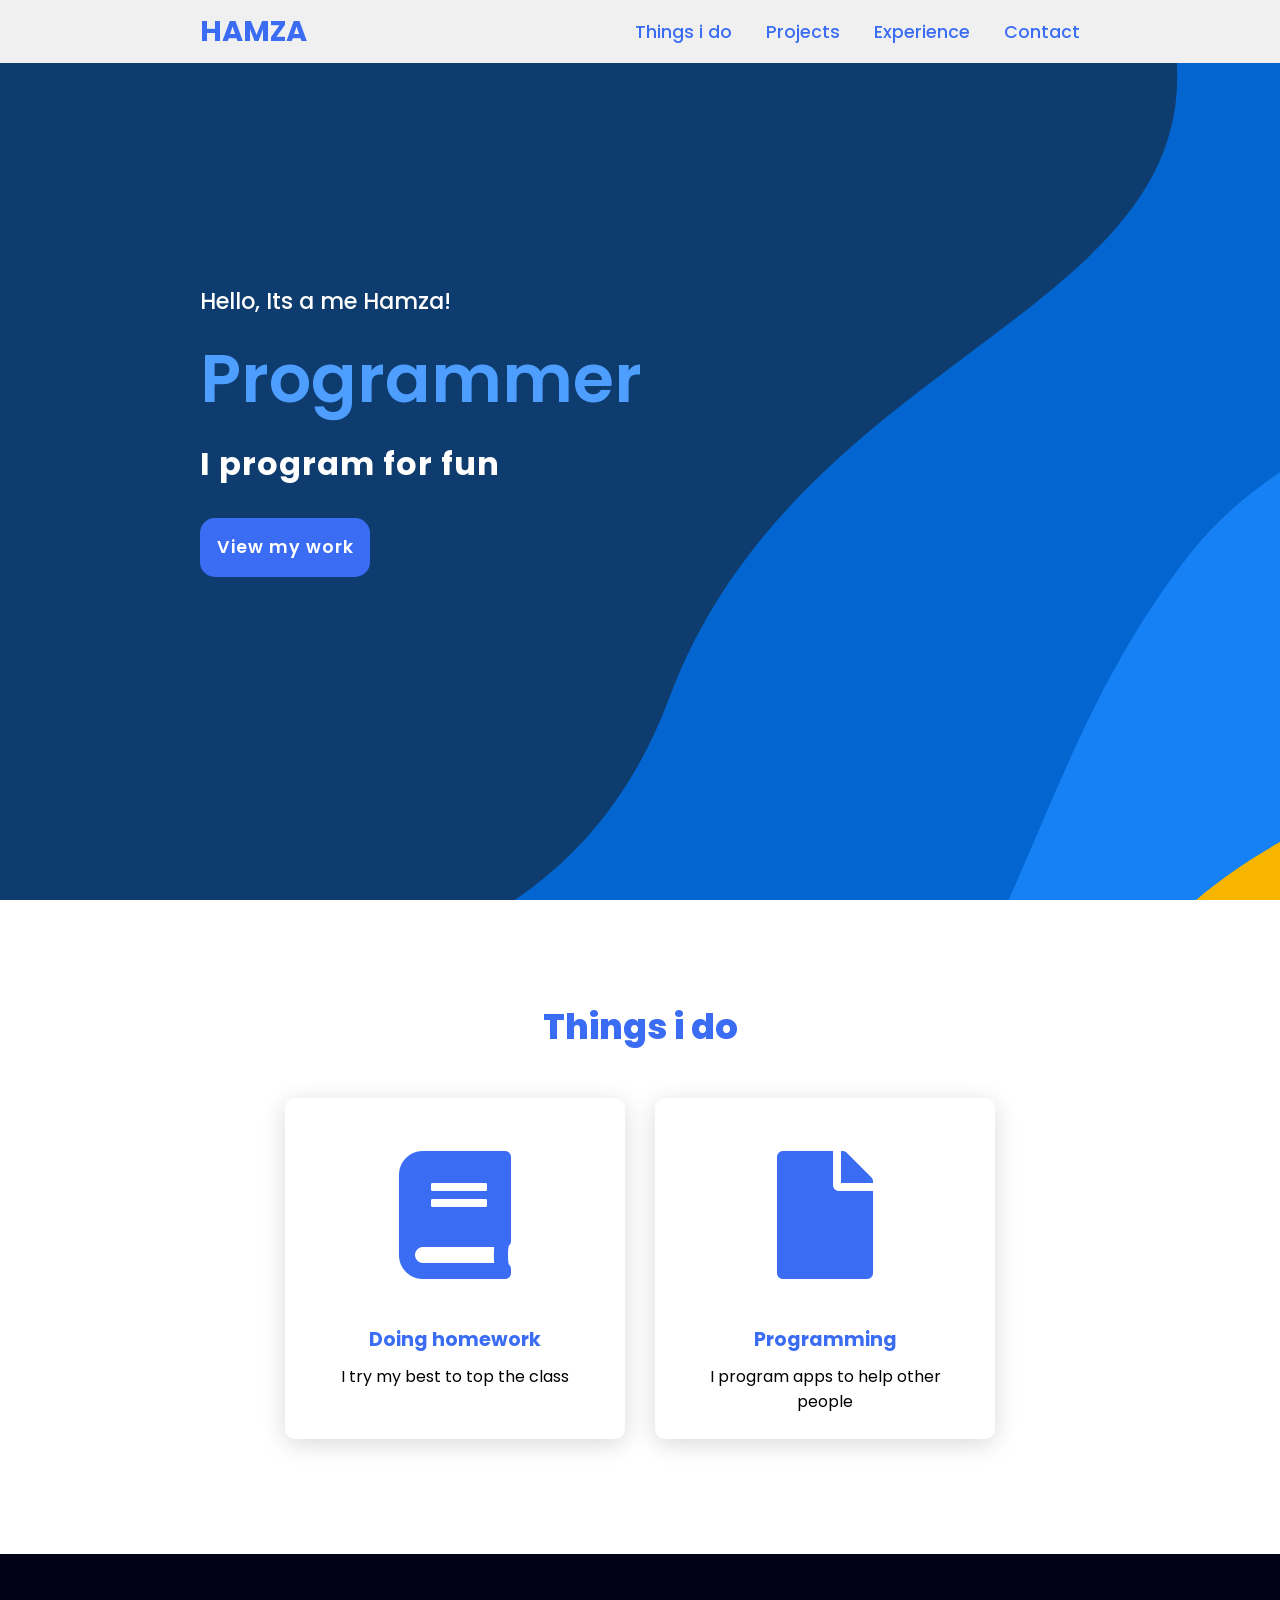
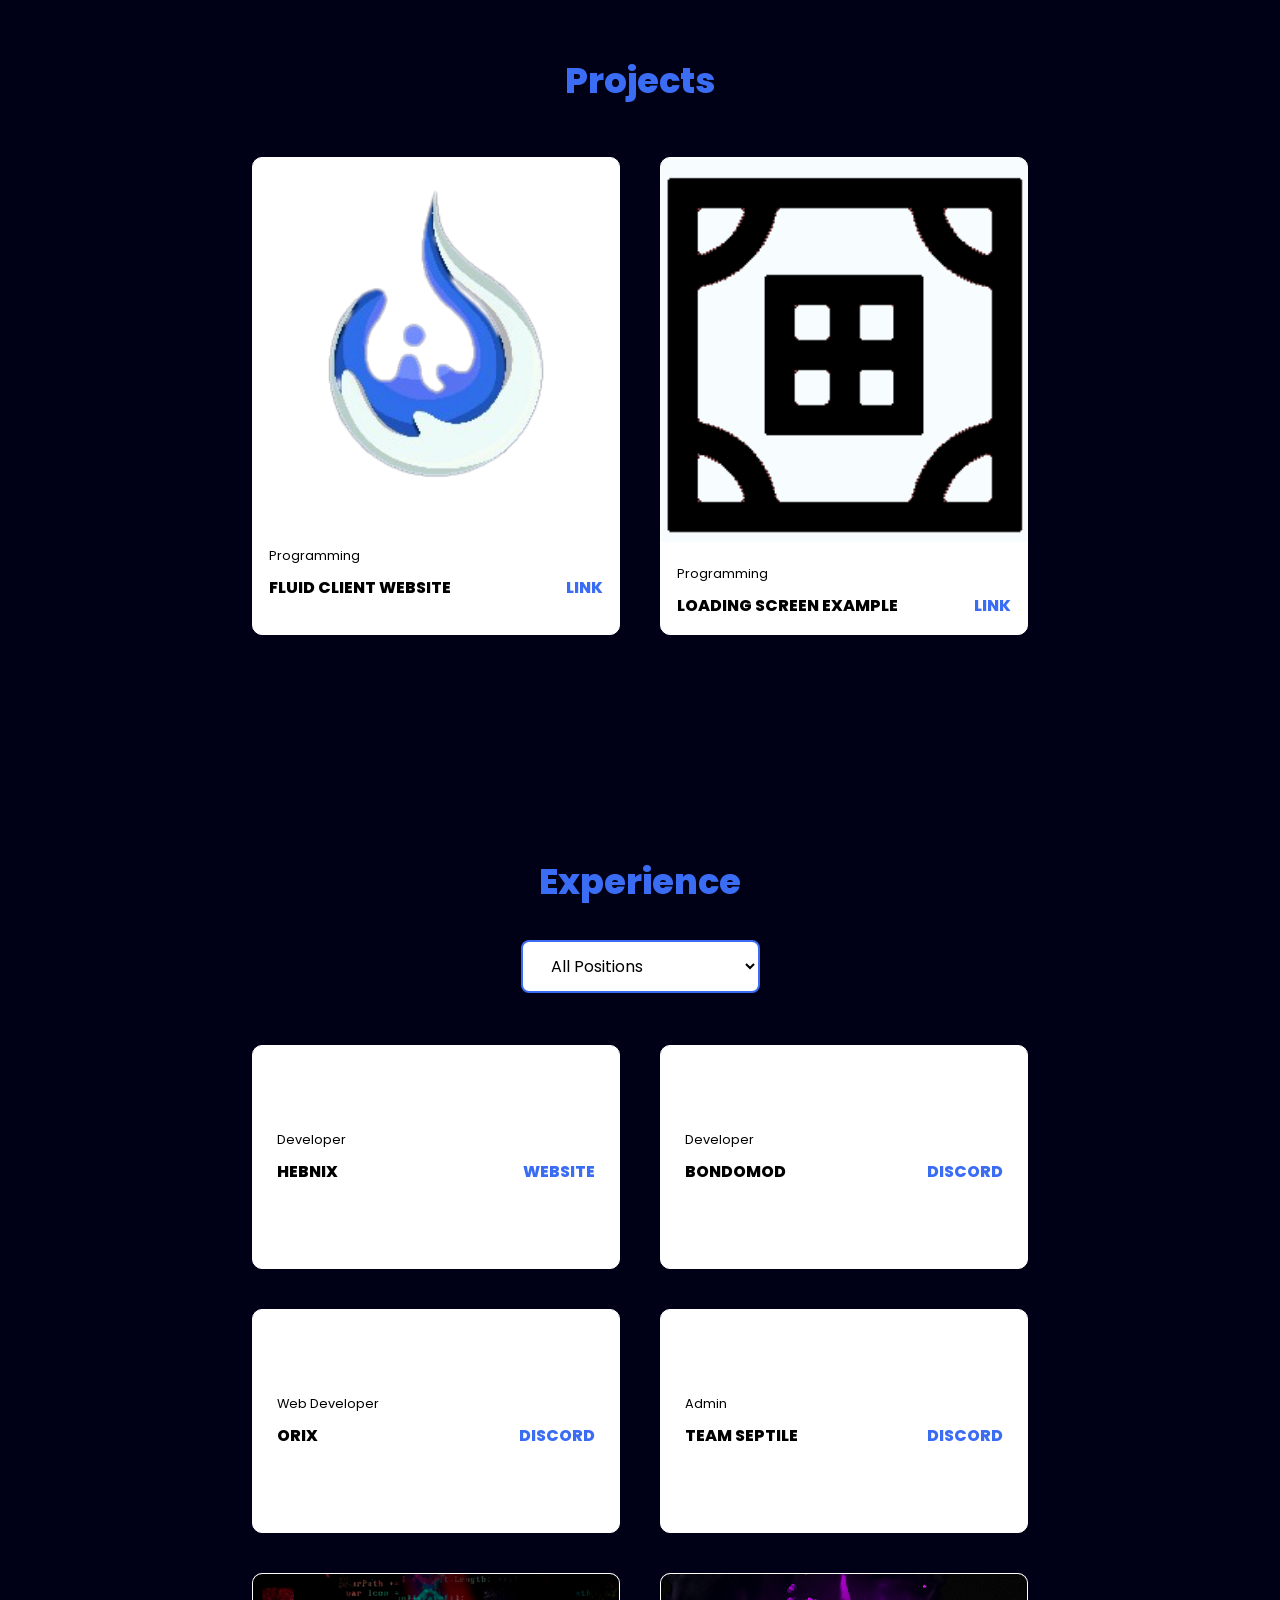
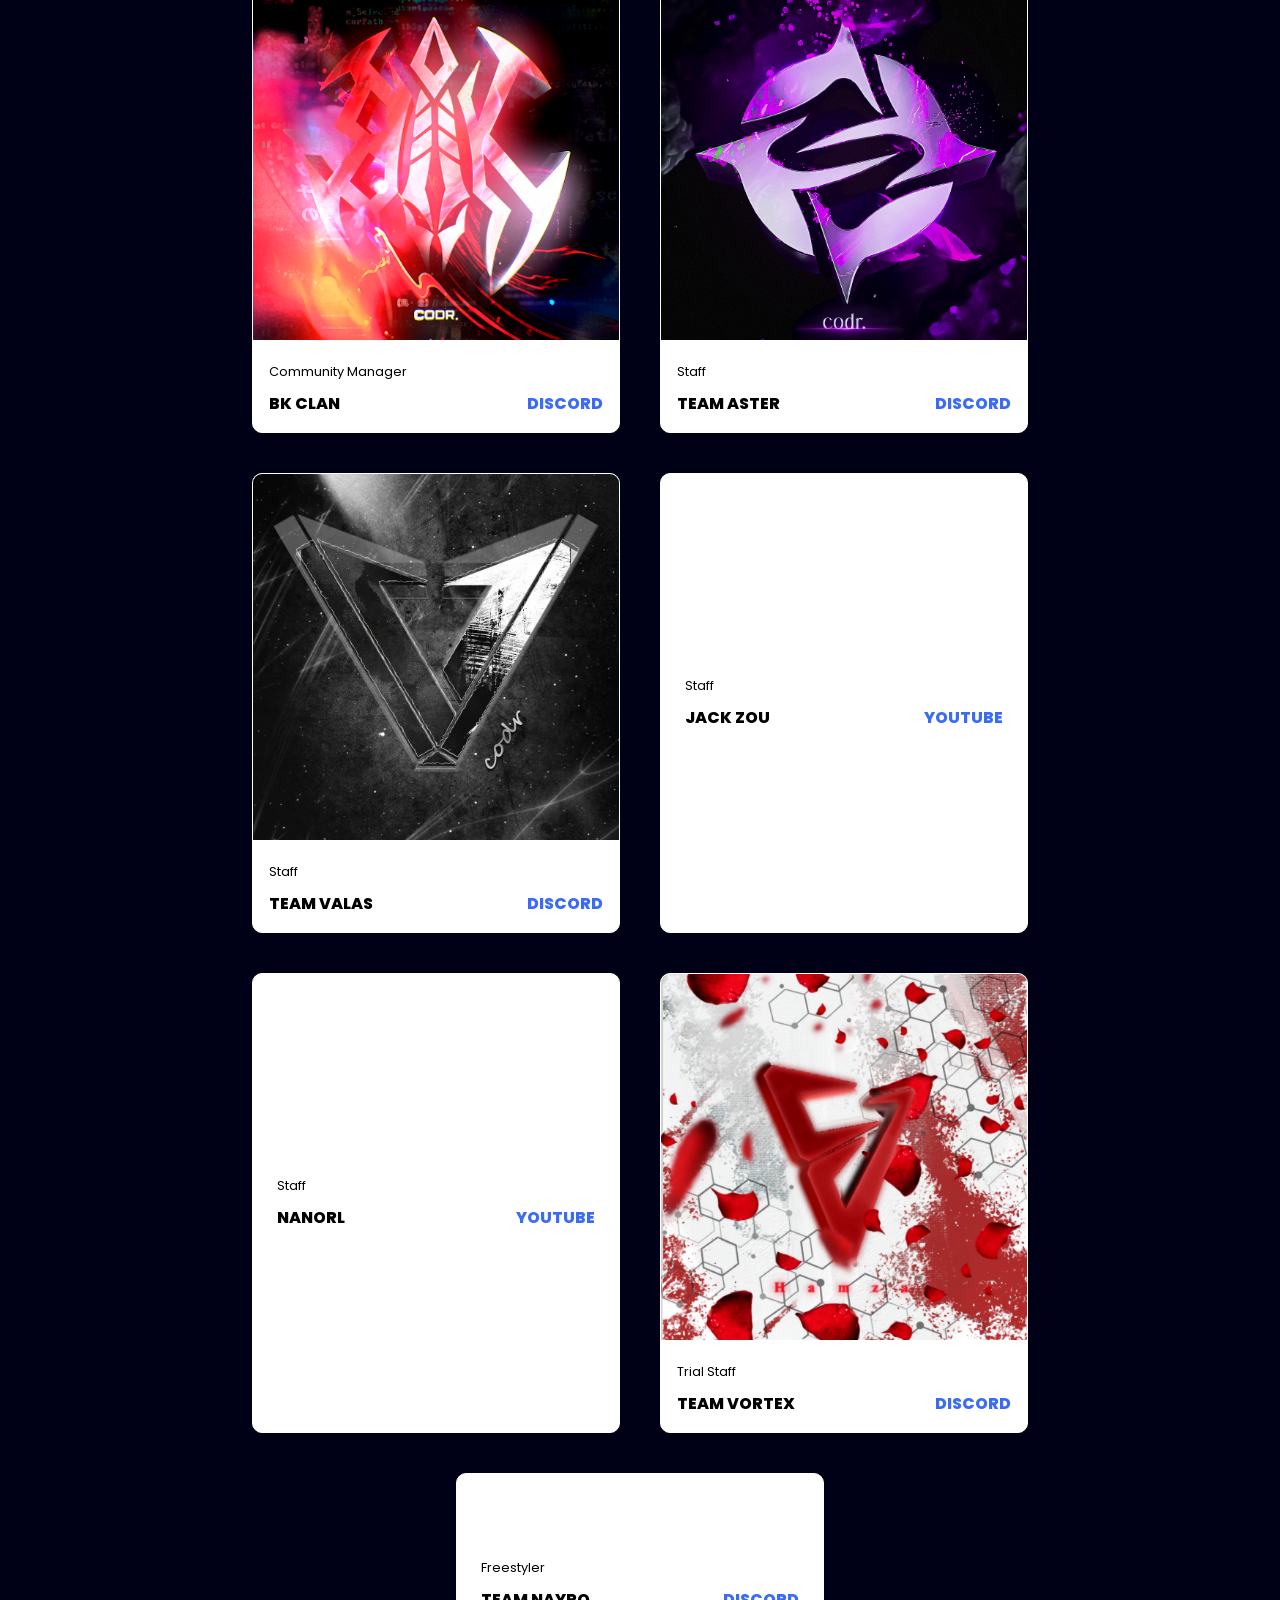
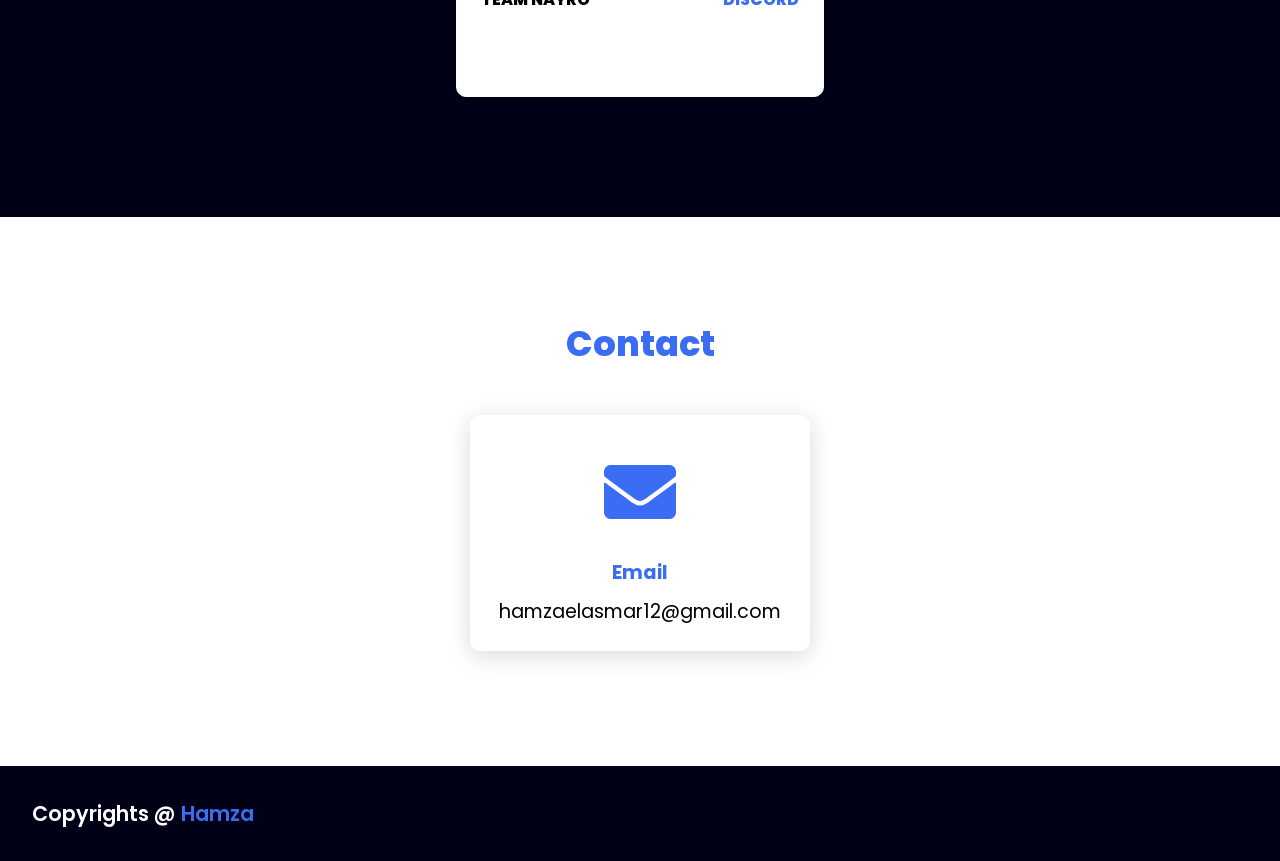
<file: index.html>
<!DOCTYPE html>
<html lang="en">
<head>
    <meta charset="UTF-8">
    <meta http-equiv="X-UA-Compatible" content="IE=edge">
    <meta name="viewport" content="width=device-width, initial-scale=1.0">
    <link rel="stylesheet" href="https://cdnjs.cloudflare.com/ajax/libs/font-awesome/5.15.4/css/all.min.css">
    <link rel="stylesheet" href="https://rlyvision.github.io/assets/style.css">
    <link rel="shortcut icon" href="https://rlyvision.github.io/assets/favicon.ico" type="image/x-icon">
    <link rel="icon" href="https://rlyvision.github.io/assets/favicon.ico" type="image/x-icon">
    <style>
        .project-card.no-image {
            display: flex;
            align-items: center;
            justify-content: center;
        }
        .project-card.no-image .project-info {
            width: 100%;
            padding: 1.5rem;
        }
        .filter-container {
            display: flex;
            justify-content: center;
            margin: 2rem 0;
        }
        .position-dropdown {
            padding: 0.75rem 1.5rem;
            font-size: 1rem;
            border: 2px solid #3a6cf4;
            border-radius: 8px;
            background: #fff;
            color: #000;
            cursor: pointer;
            outline: none;
            transition: all 0.3s ease;
        }
        .position-dropdown:hover {
            background: #3a6cf4;
            color: #fff;
        }
        .project-card.hidden {
            display: none;
        }

        /* Mobile responsive styles */
        @media (max-width: 768px) {
            header {
                padding: 1rem 2rem !important;
            }

            header .navigation {
                display: flex;
                flex-direction: column;
                position: fixed;
                top: 0;
                right: -100%;
                width: 70%;
                height: 100vh;
                background: #000d1a;
                padding: 4rem 2rem 2rem;
                transition: right 0.3s ease;
                z-index: 999;
            }

            header .navigation a {
                margin: 1rem 0;
                font-size: 1.2rem;
            }

            .main h2 {
                font-size: 1.5rem !important;
            }

            .main h2 span {
                font-size: 5rem !important;
            }

            .main h3 {
                font-size: 1rem !important;
            }

            .title {
                font-size: 1.8rem !important;
            }

            .content {
                flex-direction: column !important;
                align-items: center !important;
            }

            .card, .project-card {
                width: 90% !important;
                max-width: 400px !important;
                margin: 1rem 0 !important;
            }

            .position-dropdown {
                padding: 0.6rem 1rem;
                font-size: 0.9rem;
                width: 90%;
                max-width: 300px;
            }

            .filter-container {
                margin: 1rem 0;
            }

            .project-image img {
                max-height: 200px;
                object-fit: cover;
            }

            .main-btn {
                font-size: 0.9rem !important;
                padding: 0.6rem 1.5rem !important;
            }

            .footer {
                padding: 1rem !important;
            }

            .footer-title {
                font-size: 0.9rem !important;
            }
        }

        @media (max-width: 480px) {
            .main h2 {
                font-size: 1.3rem !important;
            }

            .main h2 span {
                font-size: 3rem !important;
            }

            .main h3 {
                font-size: 0.9rem !important;
            }

            .title {
                font-size: 1.5rem !important;
            }

            .card, .project-card {
                width: 95% !important;
            }

            .position-dropdown {
                font-size: 0.85rem;
            }

            header .logo {
                font-size: 1.3rem !important;
            }
        }
    </style>
    <title>Hamza</title>
</head>
<body>
    
    <header>
        <a href="#" class="logo">Hamza</a>
        <nav class="navigation">
            <a href="#services">Things i do</a>
           <a href="#projects">Projects</a>
           <a href="#experience">Experience</a>
           <a href="#contact">Contact</a>
        </nav>
    </header>
    
    
    <section class="main">
    <div>
        <h2>Hello, Its a me Hamza!<br><span>Programmer</span></h2>
        <h3>I program for fun</h3>
        <a href="#projects" class="main-btn">View my work</a>
        <div class="social-icons"></div>  
    </div>
    </section>




    <section class="cards" id="services">
        <h2 class="title">Things i do</h2>
        <div class="content">
        <div class="card">
            <div class="icon">
                <i class="fas fa-book"></i>
            </div>
            <div class="info">
                <h3>Doing homework</h3>
                <p>I try my best to top the class</p>
            </div>
        </div>
        <div class="card">
            <div class="icon">
                <i class="fas fa-file"></i>
            </div>
            <div class="info">
                <h3>Programming</h3>
                <p>I program apps to help other people</p>
            </div>
        </div>
    </section>

    <section class="projects" id="projects">
        <h2 class="title">Projects</h2>
        <div class="content">
            <div class="project-card">
                <div class="project-image">
                    <img src="https://rlyvision.github.io/assets/images/fluid.png" />
                </div><div class="project-info">
                    <p class="project-category">Programming</p>
                    <strong class="project-title">
                        <span>Fluid Client Website</span>
                        <a href="https://rlyvision.github.io/fluid/index.html" class="Download" target="_blank">Link</a>
                    </strong>
                </div>
            </div>
            <div class="project-card">
                <div class="project-image">
                    <img src="https://rlyvision.github.io/assets/images/pear.png" />
                </div><div class="project-info">
                    <p class="project-category">Programming</p>
                    <strong class="project-title">
                        <span>Loading screen example</span>
                        <a href="https://rlyvision.github.io/load/index.html" class="Download" target="_blank">Link</a>
                    </strong>
                </div>
            </div>
        </div>
    </section>

    <section class="projects experience" id="experience">
        <h2 class="title">Experience</h2>
        <div class="filter-container">
            <select id="position-filter" class="position-dropdown">
                <option value="all">All Positions</option>
                <option value="developer">Developer</option>
                <option value="admin">Admin</option>
                <option value="community-manager">Community Manager</option>
                <option value="staff">Staff</option>
                <option value="trial-staff">Trial Staff</option>
                <option value="freestyler">Freestyler</option>
            </select>
        </div>
        <div class="content">
            <div class="project-card no-image" data-position="developer">
                <div class="project-info">
                    <p class="project-category">Developer</p>
                    <strong class="project-title">
                        <span>Hebnix</span>
                        <a href="https://hebnix.com" class="Download" target="_blank">Website</a>
                    </strong>
                </div>
            </div>
            <div class="project-card no-image" data-position="developer">
                <div class="project-info">
                    <p class="project-category">Developer</p>
                    <strong class="project-title">
                        <span>BondoMod</span>
                        <a href="https://discord.gg/tUHVxGJCnN" class="Download" target="_blank">Discord</a>
                    </strong>
                </div>
            </div>
            <div class="project-card no-image" data-position="developer">
                <div class="project-info">
                    <p class="project-category">Web Developer</p>
                    <strong class="project-title">
                        <span>Orix</span>
                        <a href="https://discord.gg/SbWk3Rh8n" class="Download" target="_blank">Discord</a>
                    </strong>
                </div>
            </div>
            <div class="project-card no-image" data-position="admin">
                <div class="project-info">
                    <p class="project-category">Admin</p>
                    <strong class="project-title">
                        <span>Team Septile</span>
                        <a href="https://discord.gg/B6XRDGDJGy" class="Download" target="_blank">Discord</a>
                    </strong>
                </div>
            </div>
            <div class="project-card" data-position="community-manager">
                <div class="project-image">
                    <img src="https://rlyvision.github.io/assets/images/bk.png" />
                </div><div class="project-info">
                    <p class="project-category">Community Manager</p>
                    <strong class="project-title">
                        <span>BK Clan</span>
                        <a href="https://discord.gg/2BgHgH7ue" class="Download" target="_blank">Discord</a>
                    </strong>
                </div>
            </div>
            <div class="project-card" data-position="staff">
                <div class="project-image">
                    <img src="https://rlyvision.github.io/assets/images/aster.png" />
                </div><div class="project-info">
                    <p class="project-category">Staff</p>
                    <strong class="project-title">
                        <span>Team Aster</span>
                        <a href="https://discord.gg/umJ6AG9Y7J" class="Download" target="_blank">Discord</a>
                    </strong>
                </div>
            </div>
            <div class="project-card" data-position="staff">
                <div class="project-image">
                    <img src="https://rlyvision.github.io/assets/images/valas.png" />
                </div><div class="project-info">
                    <p class="project-category">Staff</p>
                    <strong class="project-title">
                        <span>Team Valas</span>
                        <a href="https://discord.gg/yWTp6pGJkG" class="Download" target="_blank">Discord</a>
                    </strong>
                </div>
            </div>
            <div class="project-card no-image" data-position="staff">
                <div class="project-info">
                    <p class="project-category">Staff</p>
                    <strong class="project-title">
                        <span>Jack Zou</span>
                        <a href="https://www.youtube.com/@Jack_Zou_RL" class="Download" target="_blank">Youtube</a>
                    </strong>
                </div>
            </div>
            <div class="project-card no-image" data-position="staff">
                <div class="project-info">
                    <p class="project-category">Staff</p>
                    <strong class="project-title">
                        <span>NanoRL</span>
                        <a href="https://www.youtube.com/@Nanorl9" class="Download" target="_blank">Youtube</a>
                    </strong>
                </div>
            </div>
            <div class="project-card" data-position="trial-staff">
                <div class="project-image">
                    <img src="https://rlyvision.github.io/assets/images/vortex.png" />
                </div><div class="project-info">
                    <p class="project-category">Trial Staff</p>
                    <strong class="project-title">
                        <span>Team Vortex</span>
                        <a href="https://discord.gg/D6XURHdUYd" class="Download" target="_blank">Discord</a>
                    </strong>
                </div>
            </div>
            <div class="project-card no-image" data-position="freestyler">
                <div class="project-info">
                    <p class="project-category">Freestyler</p>
                    <strong class="project-title">
                        <span>Team Nayro</span>
                        <a href="https://discord.gg/D6XURHdUYd" class="Download" target="_blank">Discord</a>
                    </strong>
                </div>
            </div>
        </div>
    </section>

    <section class="cards contact" id="contact">
        <h2 class="title">Contact</h2>
        <div class="content">
            <div class="card">
                <div class="icon">
                    <i class="fas fa-envelope"></i>
                </div>
                <div class="info">
                    <h3>Email</h3>
                    <p>hamzaelasmar12@gmail.com</p>
                </div>
            </div>
        </div>
    </section>

    <footer class="footer">
        <p class="footer-title">Copyrights @ <span>Hamza</span></p>
        <div class="social-icons"></div>
    </footer>

    <script>
        document.getElementById('position-filter').addEventListener('change', function() {
            const selectedPosition = this.value;
            const cards = document.querySelectorAll('.experience .project-card');

            cards.forEach(card => {
                if (selectedPosition === 'all') {
                    card.classList.remove('hidden');
                } else {
                    if (card.getAttribute('data-position') === selectedPosition) {
                        card.classList.remove('hidden');
                    } else {
                        card.classList.add('hidden');
                    }
                }
            });
        });
    </script>

</body>
</html>
</file>
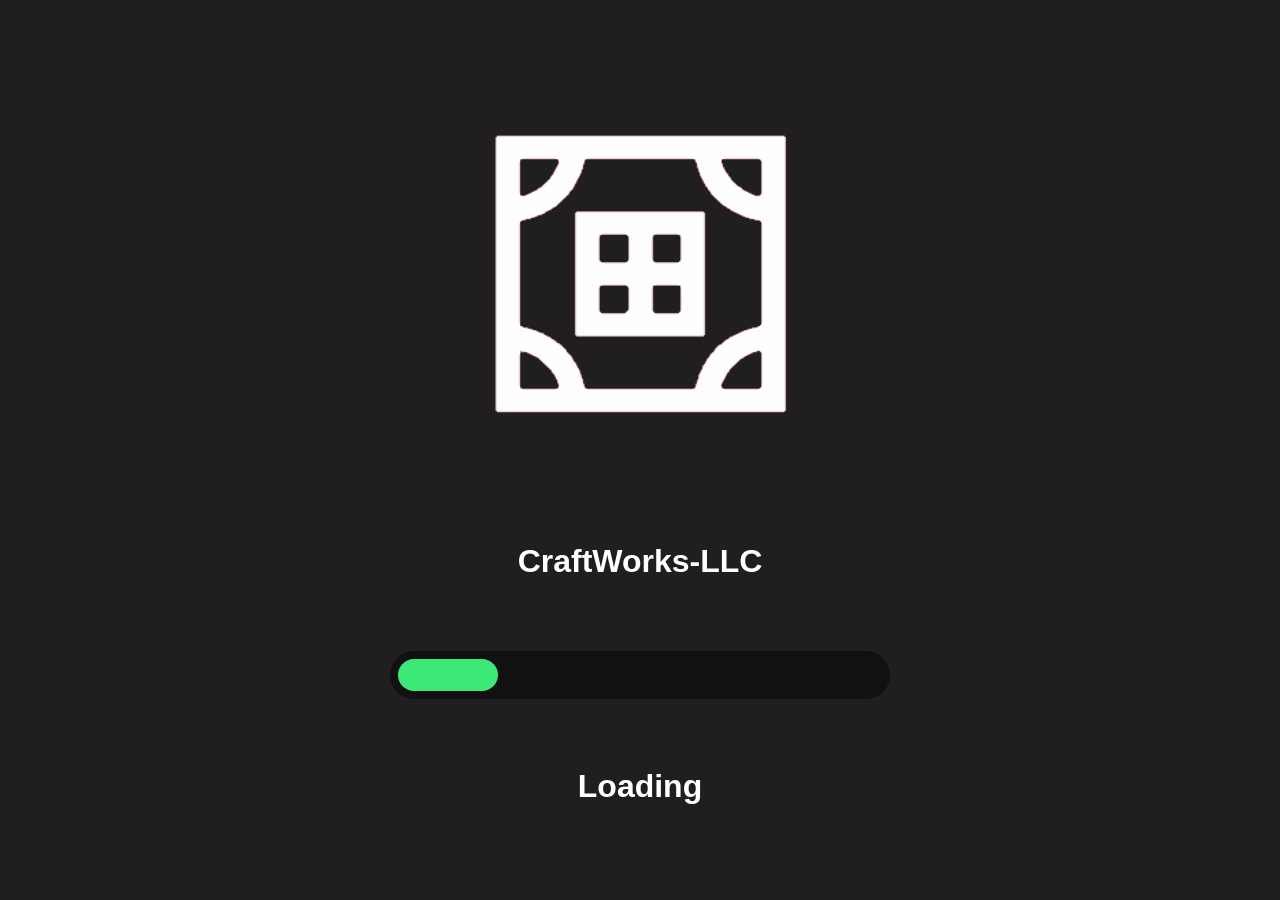
<file: load/index.html>
<!DOCTYPE html>
<html lang="en">
<head>
    <meta charset="UTF-8">
    <meta name="viewport" content="width=device-width, initial-scale=1.0">
    <title>Loading boi</title>
    <link rel="stylesheet" href="style.css">
    <script src="script.js" defer></script>
</head>
<body>
    <img src="logo_1024.png" alt="" width="300px" height="300px">
    <h1>CraftWorks-LLC</h1>
    <div class="progress-bar" data-label=""></div>
    <h1 class="load">Loading</h1>
</body>
</html>
</file>
<file: load/style.css>
*,*::before,*::after{
    box-sizing: border-box;
}

*{
    font-family: 'Baloo', sans-serif;
}

body{
    background-color: #201E1E;
    padding: 0;
    margin: 0;
}
img{
    position:fixed;
    top: 30%;
    left: 50%;
    transform: translate(-50%, -50%);
}
h1{
    color: #fff;
    position:fixed;
    top: 60%;
    left: 50%;
    transform: translate(-50%, -50%);
}
.progress-bar{
    position: relative;
    width: 500px;
    height: 3em;
    background-color: #111;
    border-radius: 1.5em;
    color: #111;
    position:fixed;
    top: 75%;
    left: 50%;
    transform: translate(-50%, -50%);
}
.progress-bar::before{
    content: attr(data-label);
    display: flex;
    align-items: center;
    position: absolute;
    left: .5em;
    top: .5em;
    bottom: .5em;
    width: calc(var(--width, 0) * 1%);
    min-width: 2rem;
    max-width: calc(100% - 1em);
    background-color: #3CE876;
    border-radius: 1em;
    padding: 1em;
}
.load{
    top: 85%;
    left: 50%;
    transform: translate(-50%, -50%);   
}
</file>
